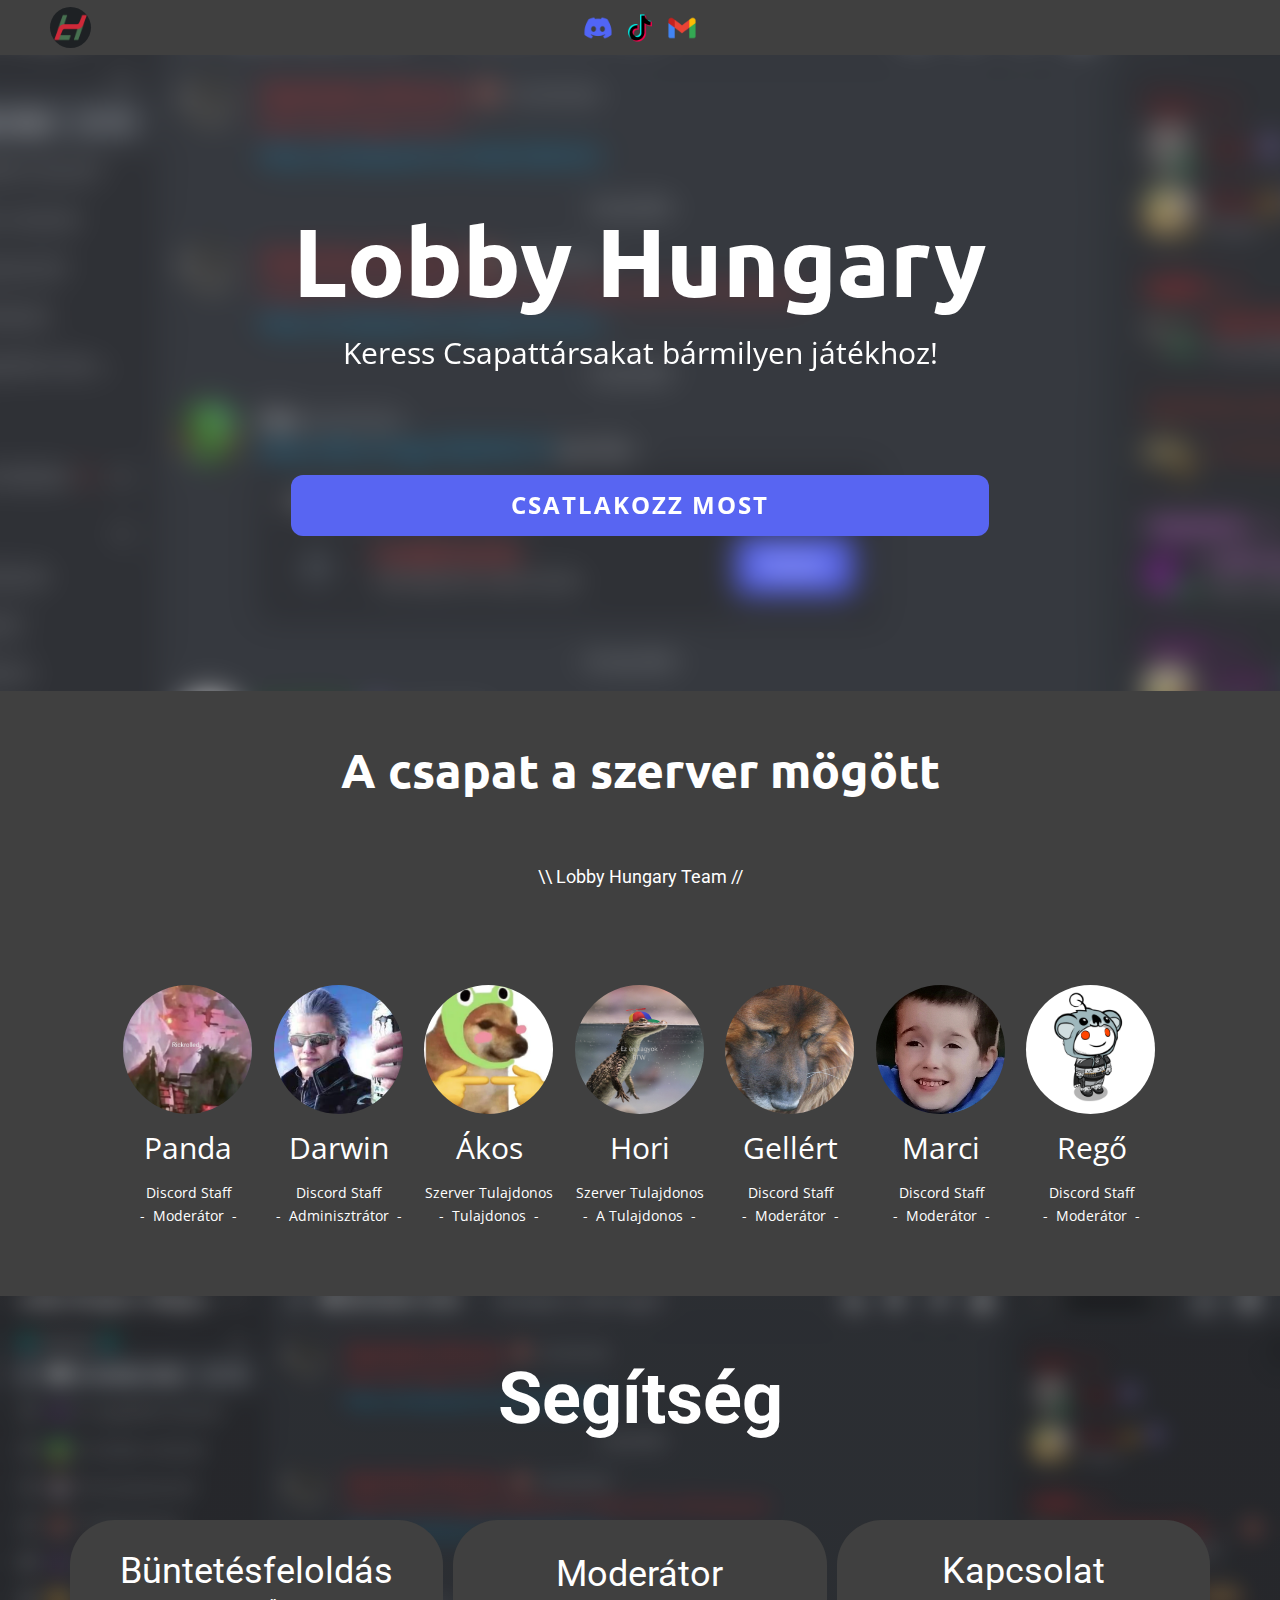
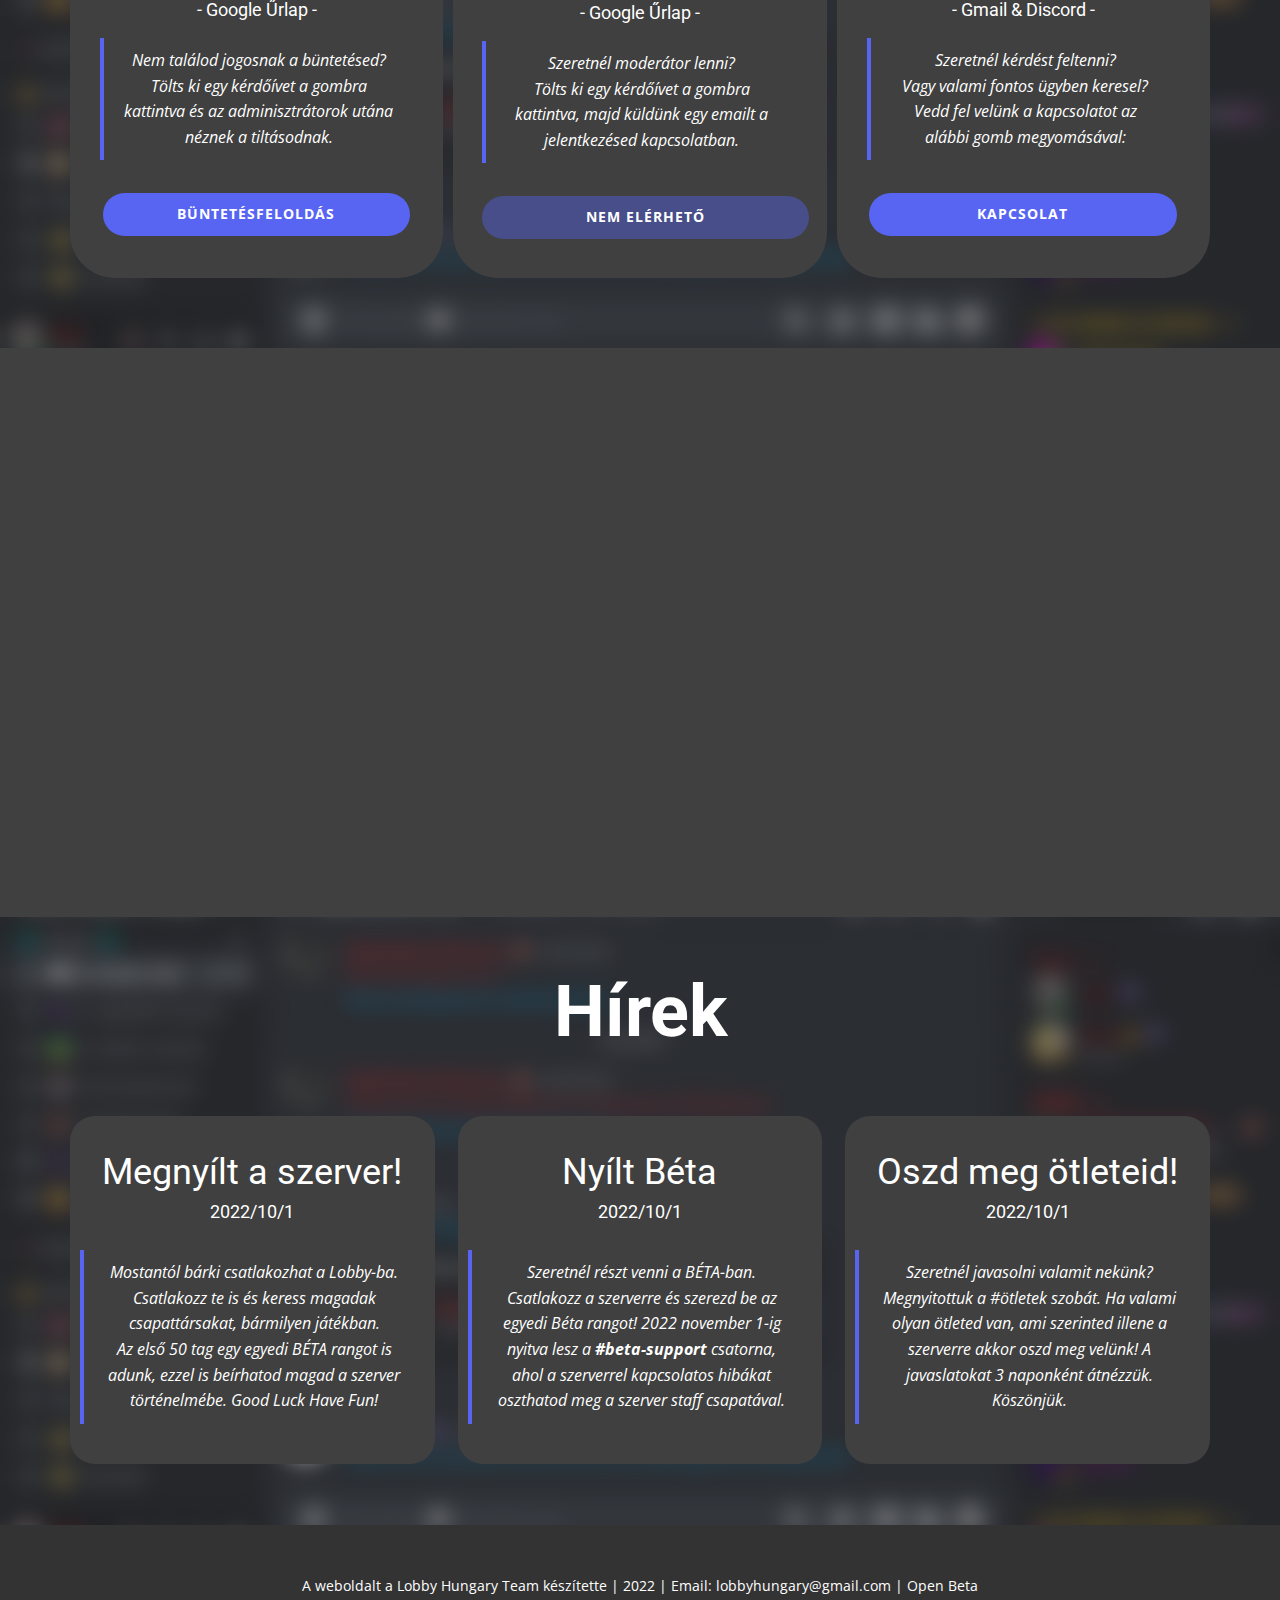
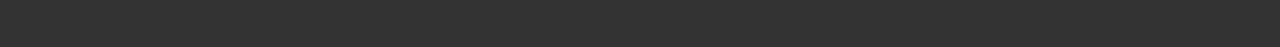
<file: index.html>
<!DOCTYPE html>
<html style="font-size: 16px;">
  <html style="font-size: 16px;">
  <head>
    <meta property="og:type" content="website">
    <meta content="Lobby Hungary / Magyarország" property="og:title">
    <meta content="Csatlakozz a Lobby Hungary / Magyarország szerverére és keress magadnak csapattársakat!"
      property="og:description">
    <meta content="https://lobbyhungary.github.io" property="og:url">
    <meta content="https://lobbyhungary.github.io/images/lobby_hungary_logo.png" property="og:image">
    <meta content="#5865F2" data-react-helmet="true" name="theme-color">
    <meta name="viewport" content="width=device-width, initial-scale=1.0">
    <meta charset="utf-8">
    <meta name="description" content="">
    <meta name="page_type" content="np-template-header-footer-from-plugin">
    <title>Lobby Hungary / Magyarország</title>
    <link rel="icon" type="image/x-icon" href="images/lobby_hungary_logo.png">
    <link rel="stylesheet" href="nicepage.css" media="screen">
<link rel="stylesheet" href="home.css" media="screen">
    <script class="u-script" type="text/javascript" src="jquery.js" defer=""></script>
    <script class="u-script" type="text/javascript" src="nicepage.js" defer=""></script>
    <meta name="generator" content="Nicepage 4.10.5, nicepage.com">
    <link id="u-theme-google-font" rel="stylesheet" href="https://fonts.googleapis.com/css?family=Roboto:100,100i,300,300i,400,400i,500,500i,700,700i,900,900i|Open+Sans:300,300i,400,400i,500,500i,600,600i,700,700i,800,800i">
    <link id="u-page-google-font" rel="stylesheet" href="https://fonts.googleapis.com/css?family=Ubuntu:300,300i,400,400i,500,500i,700,700i">
    
    
    
    
    
    
    <script type="application/ld+json">{
		"@context": "http://schema.org",
		"@type": "Organization",
		"name": "",
		"sameAs": [
				"https://discord.gg/pG2e8AjcGR",
				"https://tiktok.com/@lobbyhungary",
				"mailto:lobbyhungary@gmail.com"
		]
}</script>
  </head>
  <body class="u-body u-xl-mode"><header class="u-clearfix u-grey-75 u-header u-header" id="sec-0335"><div class="u-clearfix u-sheet u-sheet-1">
        <div class="u-image u-image-circle u-preserve-proportions u-image-1" alt="" data-image-width="3072" data-image-height="3072"></div>
        <div class="u-social-icons u-spacing-10 u-social-icons-1">
          <a class="u-social-url" target="_blank" data-type="Facebook" title="Discord" href="https://discord.gg/pG2e8AjcGR"><span class="u-file-icon u-icon u-social-facebook u-social-icon u-icon-1"><img src="images/discord.png" alt=""></span>
          </a>
          <a class="u-social-url" target="_blank" data-type="YouTube" title="TikTok" href="https://tiktok.com/@lobbyhungary"><span class="u-file-icon u-icon u-social-icon u-social-youtube u-icon-2"><img src="images/tiktok.png" alt=""></span>
          </a>
          <a class="u-social-url" target="_blank" data-type="Email" title="Email" href="mailto:lobbyhungary@gmail.com"><span class="u-file-icon u-icon u-social-email u-social-icon u-icon-3"><img src="images/gmail.png" alt=""></span>
          </a>
        </div>
      </div></header>
    <section class="skrollable u-align-left u-clearfix u-image u-parallax u-section-1" src="" id="carousel_063e" data-image-width="1600" data-image-height="873">
      <div class="u-clearfix u-sheet u-valign-middle-lg u-valign-middle-sm u-valign-middle-xl u-sheet-1">
        <h1 class="u-align-center u-custom-font u-font-ubuntu u-text u-text-body-alt-color u-title u-text-1" data-animation-name="customAnimationIn" data-animation-duration="2000">Lobby Hungary</h1>
        <p class="u-align-center u-custom-font u-large-text u-text u-text-body-alt-color u-text-font u-text-variant u-text-2" data-animation-name="customAnimationIn" data-animation-duration="2000">Keress Csapattársakat bármilyen játékhoz!</p>
        <a href="https://discord.gg/pG2e8AjcGR" class="u-active-custom-color-1 u-btn u-btn-round u-button-style u-custom-color-1 u-hover-custom-color-2 u-radius-12 u-btn-1" data-animation-name="pulse" data-animation-duration="2000" data-animation-direction="">Csatlakozz Most<span style="font-size: 1.5rem;"></span>
        </a>
      </div>
    </section>
    <section class="u-clearfix u-grey-75 u-section-2" id="carousel_4d58">
      <div class="u-clearfix u-sheet u-valign-middle-sm u-sheet-1">
        <h2 class="u-align-center u-custom-font u-font-ubuntu u-text u-text-1">A csapat a szerver mögött</h2>
        <p class="u-align-center u-text u-text-2" data-animation-name="customAnimationIn" data-animation-duration="1000" data-animation-out="0">Mi vagyunk az a csapat akinek tagjai azért felelnek, hogy&nbsp;​jól érezd magad.</p>
        <h5 class="u-align-center u-text u-text-3">\\ Lobby Hungary Team //</h5>
        <div class="u-expanded-width-lg u-expanded-width-md u-expanded-width-sm u-expanded-width-xs u-layout-horizontal u-list u-list-1">
          <div class="u-repeater u-repeater-1">
            <div class="u-align-center u-container-style u-list-item u-repeater-item">
              <div class="u-container-layout u-similar-container u-container-layout-1">
                <div class="u-image u-image-circle u-preserve-proportions u-image-1" alt="" data-image-width="764" data-image-height="764"></div>
                <p class="u-small-text u-text u-text-variant u-text-4">Panda</p>
                <p class="u-text u-text-5">Discord Staff<br>-&nbsp; Moderátor&nbsp; -
                </p>
              </div>
            </div>
            <div class="u-align-center u-container-style u-list-item u-repeater-item">
              <div class="u-container-layout u-similar-container u-container-layout-2">
                <div class="u-image u-image-circle u-preserve-proportions u-image-2" alt="" data-image-width="223" data-image-height="223"></div>
                <p class="u-small-text u-text u-text-variant u-text-6">Darwin</p>
                <p class="u-text u-text-7">Discord Staff<br>-&nbsp; Adminisztrátor&nbsp; -
                </p>
              </div>
            </div>
            <div class="u-align-center u-container-style u-list-item u-repeater-item">
              <div class="u-container-layout u-similar-container u-container-layout-3">
                <div class="u-image u-image-circle u-preserve-proportions u-image-3" alt="" data-image-width="352" data-image-height="352"></div>
                <p class="u-small-text u-text u-text-variant u-text-8">Ákos</p>
                <p class="u-text u-text-9">Szerver Tulajdonos<br>-&nbsp; Tulajdonos&nbsp; -
                </p>
              </div>
            </div>
            <div class="u-align-center u-container-style u-list-item u-repeater-item">
              <div class="u-container-layout u-similar-container u-container-layout-4">
                <div class="u-image u-image-circle u-preserve-proportions u-image-4" alt="" data-image-width="360" data-image-height="360"></div>
                <p class="u-small-text u-text u-text-variant u-text-10">Hori</p>
                <p class="u-text u-text-11">Szerver Tulajdonos<br>-&nbsp; A Tulajdonos&nbsp; -
                </p>
              </div>
            </div>
            <div class="u-align-center u-container-style u-list-item u-repeater-item">
              <div class="u-container-layout u-similar-container u-container-layout-5">
                <div class="u-image u-image-circle u-preserve-proportions u-image-5" alt="" data-image-width="1024" data-image-height="1024"></div>
                <p class="u-small-text u-text u-text-variant u-text-12">Gellért</p>
                <p class="u-text u-text-13">Discord Staff<br>-&nbsp; Moderátor&nbsp; -
                </p>
              </div>
            </div>
            <div class="u-align-center u-container-style u-list-item u-repeater-item">
              <div class="u-container-layout u-similar-container u-container-layout-6">
                <div class="u-image u-image-circle u-preserve-proportions u-image-6" alt="" data-image-width="256" data-image-height="256"></div>
                <p class="u-small-text u-text u-text-variant u-text-14">Marci</p>
                <p class="u-text u-text-15">Discord Staff<br>-&nbsp; Moderátor&nbsp; -
                </p>
              </div>
            </div>
            <div class="u-align-center u-container-style u-list-item u-repeater-item">
              <div class="u-container-layout u-similar-container u-container-layout-7">
                <div class="u-image u-image-circle u-preserve-proportions u-image-7" alt="" data-image-width="684" data-image-height="684"></div>
                <p class="u-small-text u-text u-text-variant u-text-16">Regő</p>
                <p class="u-text u-text-17">Discord Staff<br>-&nbsp; Moderátor&nbsp; -
                </p>
              </div>
            </div>
          </div>
          <a class="u-absolute-vcenter u-gallery-nav u-gallery-nav-prev u-grey-70 u-icon-circle u-opacity u-opacity-70 u-spacing-10 u-text-white u-gallery-nav-1" href="#" role="button">
            <span aria-hidden="true">
              <svg viewBox="0 0 451.847 451.847"><path d="M97.141,225.92c0-8.095,3.091-16.192,9.259-22.366L300.689,9.27c12.359-12.359,32.397-12.359,44.751,0
c12.354,12.354,12.354,32.388,0,44.748L173.525,225.92l171.903,171.909c12.354,12.354,12.354,32.391,0,44.744
c-12.354,12.365-32.386,12.365-44.745,0l-194.29-194.281C100.226,242.115,97.141,234.018,97.141,225.92z"></path></svg>
            </span>
            <span class="sr-only">
              <svg viewBox="0 0 451.847 451.847"><path d="M97.141,225.92c0-8.095,3.091-16.192,9.259-22.366L300.689,9.27c12.359-12.359,32.397-12.359,44.751,0
c12.354,12.354,12.354,32.388,0,44.748L173.525,225.92l171.903,171.909c12.354,12.354,12.354,32.391,0,44.744
c-12.354,12.365-32.386,12.365-44.745,0l-194.29-194.281C100.226,242.115,97.141,234.018,97.141,225.92z"></path></svg>
            </span>
          </a>
          <a class="u-absolute-vcenter u-gallery-nav u-gallery-nav-next u-grey-70 u-icon-circle u-opacity u-opacity-70 u-spacing-10 u-text-white u-gallery-nav-2" href="#" role="button">
            <span aria-hidden="true">
              <svg viewBox="0 0 451.846 451.847"><path d="M345.441,248.292L151.154,442.573c-12.359,12.365-32.397,12.365-44.75,0c-12.354-12.354-12.354-32.391,0-44.744
L278.318,225.92L106.409,54.017c-12.354-12.359-12.354-32.394,0-44.748c12.354-12.359,32.391-12.359,44.75,0l194.287,194.284
c6.177,6.18,9.262,14.271,9.262,22.366C354.708,234.018,351.617,242.115,345.441,248.292z"></path></svg>
            </span>
            <span class="sr-only">
              <svg viewBox="0 0 451.846 451.847"><path d="M345.441,248.292L151.154,442.573c-12.359,12.365-32.397,12.365-44.75,0c-12.354-12.354-12.354-32.391,0-44.744
L278.318,225.92L106.409,54.017c-12.354-12.359-12.354-32.394,0-44.748c12.354-12.359,32.391-12.359,44.75,0l194.287,194.284
c6.177,6.18,9.262,14.271,9.262,22.366C354.708,234.018,351.617,242.115,345.441,248.292z"></path></svg>
            </span>
          </a>
        </div>
      </div>
    </section>
    <section class="u-align-center u-clearfix u-image u-shading u-section-3" src="" data-image-width="1600" data-image-height="873" id="sec-d10f">
      <div class="u-clearfix u-sheet u-valign-middle-sm u-valign-middle-xs u-sheet-1">
        <div class="u-expanded-width u-list u-list-1">
          <div class="u-repeater u-repeater-1"></div>
        </div>
        <h1 class="u-text u-text-default u-text-1">Segítség</h1>
        <div class="u-expanded-width u-layout-horizontal u-list u-list-2">
          <div class="u-repeater u-repeater-2">
            <a class="u-absolute-vcenter u-custom-color-1 u-gallery-nav u-gallery-nav-prev u-icon-circle u-opacity u-opacity-70 u-spacing-10 u-gallery-nav-1" href="#" role="button">
              <span aria-hidden="true">
                <svg viewBox="0 0 451.847 451.847"><path d="M97.141,225.92c0-8.095,3.091-16.192,9.259-22.366L300.689,9.27c12.359-12.359,32.397-12.359,44.751,0
c12.354,12.354,12.354,32.388,0,44.748L173.525,225.92l171.903,171.909c12.354,12.354,12.354,32.391,0,44.744
c-12.354,12.365-32.386,12.365-44.745,0l-194.29-194.281C100.226,242.115,97.141,234.018,97.141,225.92z"></path></svg>
              </span>
              <span class="sr-only">
                <svg viewBox="0 0 451.847 451.847"><path d="M97.141,225.92c0-8.095,3.091-16.192,9.259-22.366L300.689,9.27c12.359-12.359,32.397-12.359,44.751,0
c12.354,12.354,12.354,32.388,0,44.748L173.525,225.92l171.903,171.909c12.354,12.354,12.354,32.391,0,44.744
c-12.354,12.365-32.386,12.365-44.745,0l-194.29-194.281C100.226,242.115,97.141,234.018,97.141,225.92z"></path></svg>
              </span>
            </a>
            <a class="u-absolute-vcenter u-custom-color-1 u-gallery-nav u-gallery-nav-next u-icon-circle u-opacity u-opacity-70 u-spacing-10 u-gallery-nav-2" href="#" role="button">
              <span aria-hidden="true">
                <svg viewBox="0 0 451.846 451.847"><path d="M345.441,248.292L151.154,442.573c-12.359,12.365-32.397,12.365-44.75,0c-12.354-12.354-12.354-32.391,0-44.744
L278.318,225.92L106.409,54.017c-12.354-12.359-12.354-32.394,0-44.748c12.354-12.359,32.391-12.359,44.75,0l194.287,194.284
c6.177,6.18,9.262,14.271,9.262,22.366C354.708,234.018,351.617,242.115,345.441,248.292z"></path></svg>
              </span>
              <span class="sr-only">
                <svg viewBox="0 0 451.846 451.847"><path d="M345.441,248.292L151.154,442.573c-12.359,12.365-32.397,12.365-44.75,0c-12.354-12.354-12.354-32.391,0-44.744
L278.318,225.92L106.409,54.017c-12.354-12.359-12.354-32.394,0-44.748c12.354-12.359,32.391-12.359,44.75,0l194.287,194.284
c6.177,6.18,9.262,14.271,9.262,22.366C354.708,234.018,351.617,242.115,345.441,248.292z"></path></svg>
              </span>
            </a>
          </div>
        </div>
        <div class="u-clearfix u-expanded-width u-gutter-10 u-layout-wrap u-layout-wrap-1">
          <div class="u-layout">
            <div class="u-layout-row">
              <div class="u-align-center u-container-style u-grey-75 u-layout-cell u-radius-50 u-shape-round u-size-20 u-layout-cell-1">
                <div class="u-container-layout u-container-layout-1">
                  <h4 class="u-text u-text-2">Büntetésfeloldás</h4>
                  <h5 class="u-text u-text-3">- Google Űrlap -</h5>
                  <blockquote class="u-border-custom-color-1 u-text u-text-4">Nem találod jogosnak a büntetésed?<br>Tölts ki egy kérdőívet a gombra kattintva és az adminisztrátorok utána néznek a tiltásodnak.
                  </blockquote>
                  <a href="https://docs.google.com/forms/d/e/1FAIpQLSfBuIaItFIyQiTVQFKAQYJomD17RyHilAhsd3qs7S-tDx3bpA/viewform?usp=sf_link" class="u-border-none u-btn u-btn-round u-button-style u-custom-color-1 u-hover-custom-color-2 u-radius-50 u-btn-1">Büntetésfeloldás</a>
                </div>
              </div>
              <div class="u-align-center u-container-style u-grey-75 u-layout-cell u-radius-50 u-shape-round u-size-20 u-layout-cell-2">
                <div class="u-container-layout u-valign-top-sm u-valign-top-xs u-container-layout-2">
                  <h4 class="u-text u-text-5">Moderátor</h4>
                  <h5 class="u-text u-text-6">- Google Űrlap -</h5>
                  <blockquote class="u-border-custom-color-1 u-text u-text-7">Szeretnél moderátor lenni?<br>Tölts ki egy kérdőívet a gombra kattintva, majd küldünk egy emailt a jelentkezésed kapcsolatban.<br>
                  </blockquote>
                  <a href="home.html#sec-d10f" data-page-id="880119039" class="u-border-none u-btn u-btn-round u-button-style u-custom-color-2 u-hover-custom-color-2 u-radius-50 u-btn-2">Nem Elérhető</a>
                </div>
              </div>
              <div class="u-align-center u-container-style u-grey-75 u-layout-cell u-radius-50 u-shape-round u-size-20 u-layout-cell-3">
                <div class="u-container-layout u-valign-top-sm u-valign-top-xs u-container-layout-3">
                  <h4 class="u-text u-text-8">Kapcsolat</h4>
                  <h5 class="u-text u-text-9">- Gmail &amp; Discord -</h5>
                  <blockquote class="u-border-custom-color-1 u-text u-text-10">Szeretnél kérdést feltenni?<br>Vagy valami fontos ügyben keresel?<br>Vedd fel velünk a kapcsolatot az alábbi gomb megyomásával:
                  </blockquote>
                  <a href="contact.html" data-page-id="644912057" class="u-border-none u-btn u-btn-round u-button-style u-custom-color-1 u-hover-custom-color-2 u-radius-50 u-btn-3">Kapcsolat</a>
                </div>
              </div>
            </div>
          </div>
        </div>
      </div>
    </section>
    <section class="u-clearfix u-grey-75 u-hidden-sm u-section-4" id="carousel_7590">
      <div class="u-clearfix u-sheet u-sheet-1">
        <div class="u-clearfix u-expanded-width u-gutter-0 u-layout-wrap u-layout-wrap-1">
          <div class="u-layout" style="">
            <div class="u-layout-row" style="">
              <div class="u-container-style u-grey-75 u-layout-cell u-size-30 u-layout-cell-1" data-animation-name="customAnimationIn" data-animation-duration="2000" data-animation-delay="0">
                <div class="u-container-layout u-container-layout-1">
                  <h2 class="u-align-center u-custom-font u-font-ubuntu u-text u-text-default-lg u-text-default-xl u-text-1">Miért hoztuk létre a szervert?</h2>
                  <p class="u-align-center u-text u-text-default-xl u-text-2">Szerettünk volna tagjai lenni egy olyan szervernek, ahol bármivel, bárkivel és&nbsp;<span style="font-weight: 700;"> bármikor tudunk játszani.</span>
                  </p>
                </div>
              </div>
              <div class="u-align-center u-container-style u-grey-75 u-layout-cell u-size-30 u-layout-cell-2" data-animation-name="customAnimationIn" data-animation-duration="2000" data-animation-direction="" data-animation-delay="0">
                <div class="u-container-layout u-container-layout-2">
                  <h2 class="u-custom-font u-font-ubuntu u-text u-text-3">Mit kell tudni rólunk röviden?</h2>
                  <p class="u-align-center u-text u-text-4">Mi vagyunk a Lobby Hungary Team és annyit kell tudni rólunk, hogy szívesen játszunk bármilyen játékkal.</p>
                </div>
              </div>
            </div>
          </div>
        </div>
        <a href="https://discord.gg/pG2e8AjcGR" class="u-active-custom-color-1 u-btn u-btn-round u-button-style u-custom-color-1 u-hover-custom-color-2 u-radius-12 u-btn-1" data-animation-name="pulse" data-animation-duration="2000" data-animation-direction="">Csatlakozz Most<span style="font-size: 1.5rem;"></span>
        </a>
      </div>
    </section>
    <section class="u-align-center u-clearfix u-image u-shading u-section-5" src="" data-image-width="1600" data-image-height="873" id="carousel_9976">
      <div class="u-clearfix u-sheet u-sheet-1">
        <h1 class="u-align-center u-text u-title u-text-1">Hírek</h1>
        <div class="u-expanded-width u-list u-list-1">
          <div class="u-repeater u-repeater-1"></div>
        </div>
        <div class="u-expanded-width u-layout-horizontal u-list u-list-2">
          <div class="u-repeater u-repeater-2">
            <div class="u-align-center u-container-style u-grey-75 u-list-item u-radius-25 u-repeater-item u-shape-round u-list-item-1">
              <div class="u-container-layout u-similar-container u-container-layout-1">
                <h3 class="u-text u-text-2">Megnyílt a szerver!</h3>
                <h2 class="u-subtitle u-text u-text-3">2022/10/1</h2>
                <blockquote class="u-border-custom-color-1 u-text u-text-4">Mostantól bárki csatlakozhat a Lobby-ba.<br>Csatlakozz te is és keress magadak csapattársakat, bármilyen játékban.<br>Az első 50 tag egy egyedi BÉTA rangot is adunk, ezzel is beírhatod magad a szerver történelmébe. Good Luck Have Fun!
                </blockquote>
              </div>
            </div>
            <div class="u-align-center u-container-style u-grey-75 u-list-item u-radius-25 u-repeater-item u-shape-round u-list-item-2">
              <div class="u-container-layout u-similar-container u-container-layout-2">
                <h3 class="u-text u-text-5">Nyílt Béta</h3>
                <h2 class="u-subtitle u-text u-text-6">2022/10/1</h2>
                <blockquote class="u-border-custom-color-1 u-text u-text-7">Szeretnél részt venni a BÉTA-ban. Csatlakozz a szerverre és szerezd be az egyedi Béta rangot! 2022 november 1-ig<br>nyitva lesz a <span style="font-weight: 700;">#beta-support</span> csatorna, ahol a szerverrel kapcsolatos hibákat oszthatod meg a szerver staff csapatával.
                </blockquote>
              </div>
            </div>
            <div class="u-align-center u-container-style u-grey-75 u-list-item u-radius-25 u-repeater-item u-shape-round u-list-item-3">
              <div class="u-container-layout u-similar-container u-container-layout-3">
                <h3 class="u-text u-text-8">Oszd meg ötleteid!</h3>
                <h2 class="u-subtitle u-text u-text-9">2022/10/1</h2>
                <blockquote class="u-border-custom-color-1 u-text u-text-10">Szeretnél javasolni valamit nekünk?<br>Megnyitottuk a #ötletek szobát. Ha valami olyan ötleted van, ami szerinted illene a szerverre akkor oszd meg velünk! A javaslatokat 3 naponként átnézzük.<br>Köszönjük.
                </blockquote>
              </div>
            </div>
          </div>
          <a class="u-absolute-vcenter-lg u-absolute-vcenter-md u-absolute-vcenter-xl u-custom-color-1 u-gallery-nav u-gallery-nav-prev u-icon-circle u-opacity u-opacity-70 u-spacing-10 u-gallery-nav-1" href="#" role="button">
            <span aria-hidden="true">
              <svg viewBox="0 0 451.847 451.847"><path d="M97.141,225.92c0-8.095,3.091-16.192,9.259-22.366L300.689,9.27c12.359-12.359,32.397-12.359,44.751,0
c12.354,12.354,12.354,32.388,0,44.748L173.525,225.92l171.903,171.909c12.354,12.354,12.354,32.391,0,44.744
c-12.354,12.365-32.386,12.365-44.745,0l-194.29-194.281C100.226,242.115,97.141,234.018,97.141,225.92z"></path></svg>
            </span>
            <span class="sr-only">
              <svg viewBox="0 0 451.847 451.847"><path d="M97.141,225.92c0-8.095,3.091-16.192,9.259-22.366L300.689,9.27c12.359-12.359,32.397-12.359,44.751,0
c12.354,12.354,12.354,32.388,0,44.748L173.525,225.92l171.903,171.909c12.354,12.354,12.354,32.391,0,44.744
c-12.354,12.365-32.386,12.365-44.745,0l-194.29-194.281C100.226,242.115,97.141,234.018,97.141,225.92z"></path></svg>
            </span>
          </a>
          <a class="u-absolute-vcenter-lg u-absolute-vcenter-md u-absolute-vcenter-xl u-custom-color-1 u-gallery-nav u-gallery-nav-next u-icon-circle u-opacity u-opacity-70 u-spacing-10 u-gallery-nav-2" href="#" role="button">
            <span aria-hidden="true">
              <svg viewBox="0 0 451.846 451.847"><path d="M345.441,248.292L151.154,442.573c-12.359,12.365-32.397,12.365-44.75,0c-12.354-12.354-12.354-32.391,0-44.744
L278.318,225.92L106.409,54.017c-12.354-12.359-12.354-32.394,0-44.748c12.354-12.359,32.391-12.359,44.75,0l194.287,194.284
c6.177,6.18,9.262,14.271,9.262,22.366C354.708,234.018,351.617,242.115,345.441,248.292z"></path></svg>
            </span>
            <span class="sr-only">
              <svg viewBox="0 0 451.846 451.847"><path d="M345.441,248.292L151.154,442.573c-12.359,12.365-32.397,12.365-44.75,0c-12.354-12.354-12.354-32.391,0-44.744
L278.318,225.92L106.409,54.017c-12.354-12.359-12.354-32.394,0-44.748c12.354-12.359,32.391-12.359,44.75,0l194.287,194.284
c6.177,6.18,9.262,14.271,9.262,22.366C354.708,234.018,351.617,242.115,345.441,248.292z"></path></svg>
            </span>
          </a>
        </div>
      </div>
    </section>
    
    
    <footer class="u-align-center u-clearfix u-footer u-grey-80 u-footer" id="sec-d284"><div class="u-clearfix u-sheet u-valign-middle u-sheet-1">
        <p class="u-small-text u-text u-text-variant u-text-1">A weboldalt a Lobby Hungary Team készítette | 2022 | Email: lobbyhungary@gmail.com | Open Beta</p>
      </div></footer>
  </body>
</html>
</file>
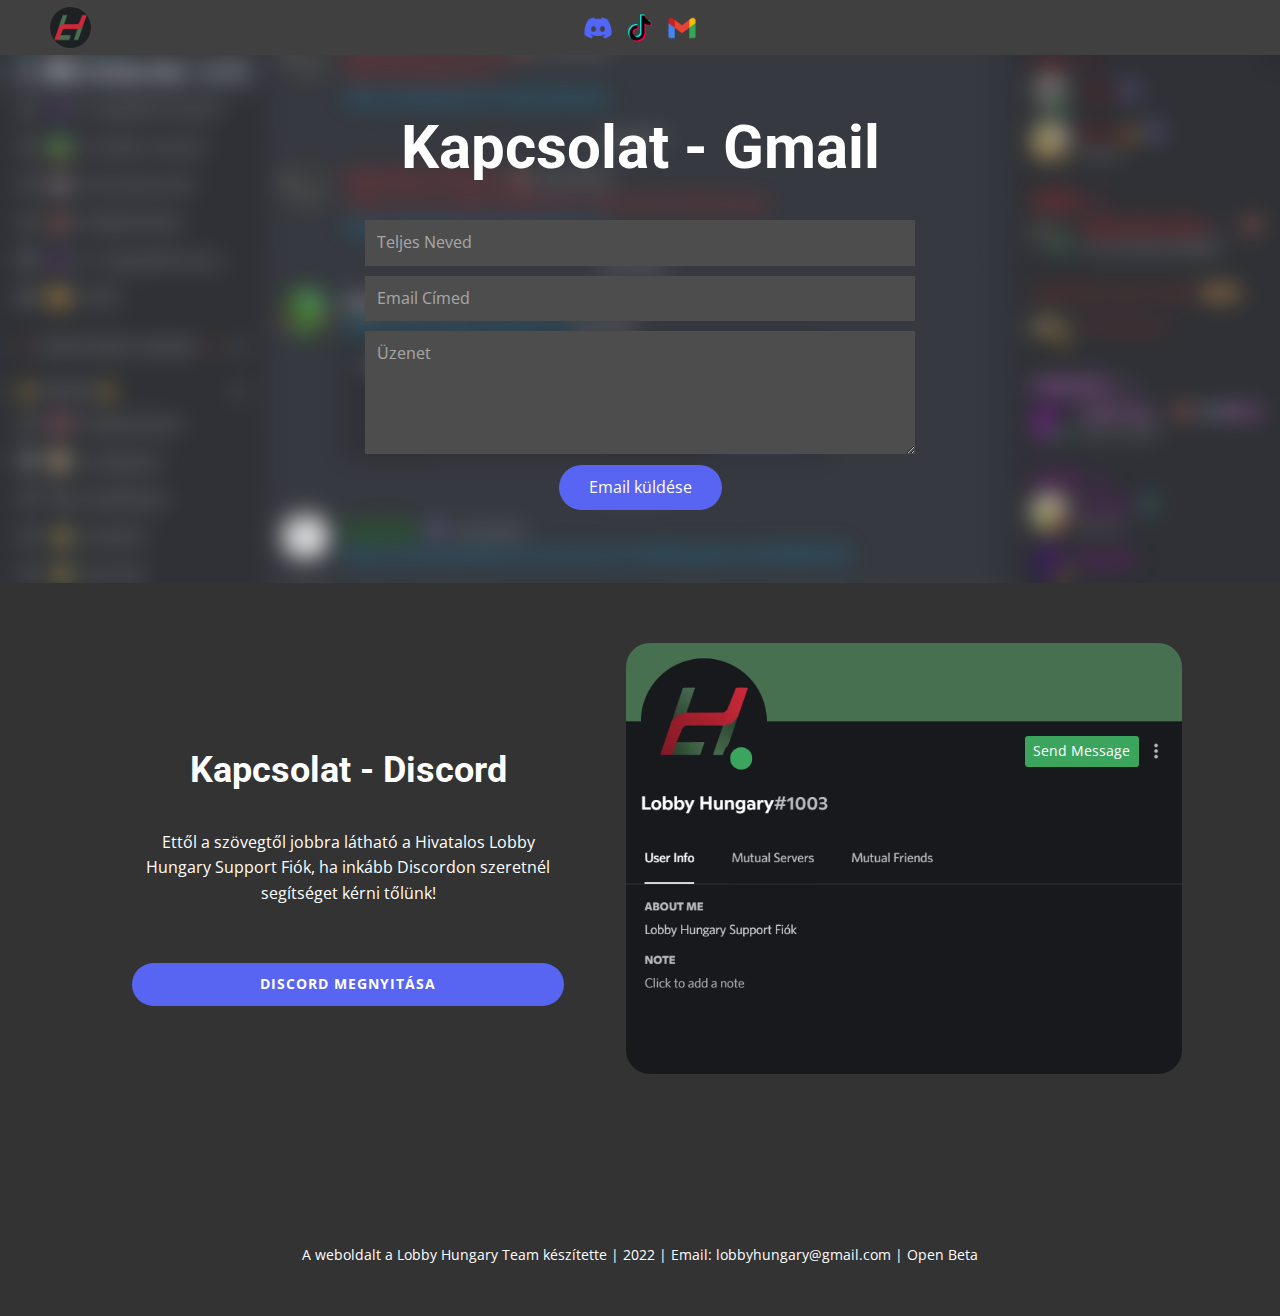
<file: contact.html>
<!DOCTYPE html>
<html style="font-size: 16px;">
  <head>
    <meta property="og:type" content="website">
    <meta content="Lobby Hungary / Magyarország" property="og:title">
    <meta content="Csatlakozz a Lobby Hungary / Magyarország szerverére és keress magadnak csapattársakat!"
      property="og:description">
    <meta content="https://lobbyhungary.github.io" property="og:url">
    <meta content="https://lobbyhungary.github.io/images/lobby_hungary_logo.png" property="og:image">
    <meta content="#5865F2" data-react-helmet="true" name="theme-color">
    <meta name="viewport" content="width=device-width, initial-scale=1.0">
    <meta charset="utf-8">
    <meta name="description" content="">
    <meta name="page_type" content="np-template-header-footer-from-plugin">
    <title>Lobby Hungary / Magyarország</title>
    <link rel="icon" type="image/x-icon" href="images/lobby_hungary_logo.png">
    <link rel="stylesheet" href="nicepage.css" media="screen">
<link rel="stylesheet" href="contact.css" media="screen">
    <script class="u-script" type="text/javascript" src="jquery.js" defer=""></script>
    <script class="u-script" type="text/javascript" src="nicepage.js" defer=""></script>
    <meta name="generator" content="Nicepage 4.10.5, nicepage.com">
    <link id="u-theme-google-font" rel="stylesheet" href="https://fonts.googleapis.com/css?family=Roboto:100,100i,300,300i,400,400i,500,500i,700,700i,900,900i|Open+Sans:300,300i,400,400i,500,500i,600,600i,700,700i,800,800i">
    
    
    
    <script type="application/ld+json">{
		"@context": "http://schema.org",
		"@type": "Organization",
		"name": "",
		"sameAs": [
				"https://discord.gg/pG2e8AjcGR",
				"https://tiktok.com/@lobbyhungary",
				"mailto:lobbyhungary@gmail.com"
		]
}</script>
  </head>
  <body class="u-body u-xl-mode"><header class="u-clearfix u-grey-75 u-header u-header" id="sec-0335"><div class="u-clearfix u-sheet u-sheet-1">
        <div class="u-image u-image-circle u-preserve-proportions u-image-1" alt="" data-image-width="3072" data-image-height="3072"></div>
        <div class="u-social-icons u-spacing-10 u-social-icons-1">
          <a class="u-social-url" target="_blank" data-type="Facebook" title="Discord" href="https://discord.gg/pG2e8AjcGR"><span class="u-file-icon u-icon u-social-facebook u-social-icon u-icon-1"><img src="images/discord.png" alt=""></span>
          </a>
          <a class="u-social-url" target="_blank" data-type="YouTube" title="TikTok" href="https://tiktok.com/@lobbyhungary"><span class="u-file-icon u-icon u-social-icon u-social-youtube u-icon-2"><img src="images/tiktok.png" alt=""></span>
          </a>
          <a class="u-social-url" target="_blank" data-type="Email" title="Email" href="mailto:lobbyhungary@gmail.com"><span class="u-file-icon u-icon u-social-email u-social-icon u-icon-3"><img src="images/gmail.png" alt=""></span>
          </a>
        </div>
      </div></header>
    <section class="u-align-center u-clearfix u-image u-section-1" id="sec-fbea" data-image-width="1600" data-image-height="873">
      <div class="u-clearfix u-sheet u-valign-middle-xs u-sheet-1">
        <h2 class="u-text u-text-body-alt-color u-text-1">Kapcsolat - Gmail</h2>
        <div class="u-form u-form-1">
          <form action="#" method="POST" class="u-clearfix u-form-spacing-10 u-form-vertical u-inner-form" style="padding: 10px" source="email" name="form">
            <div class="u-form-group u-form-name u-label-none">
              <label for="name-3b9a" class="u-label">Név</label>
              <input type="text" placeholder="Teljes Neved" id="name-3b9a" name="name" class="u-grey-70 u-input u-input-rectangle" required="">
            </div>
            <div class="u-form-email u-form-group u-label-none">
              <label for="email-3b9a" class="u-label">Email</label>
              <input type="email" placeholder="Email Címed" id="email-3b9a" name="email" class="u-grey-70 u-input u-input-rectangle" required="">
            </div>
            <div class="u-form-group u-form-message u-label-none">
              <label for="message-3b9a" class="u-label">Üzenet</label>
              <textarea placeholder="Üzenet" rows="4" cols="50" id="message-3b9a" name="message" class="u-grey-70 u-input u-input-rectangle" required=""></textarea>
            </div>
            <div class="u-align-center u-form-group u-form-submit">
              <a href="#" class="u-border-none u-btn u-btn-round u-btn-submit u-button-style u-custom-color-1 u-hover-custom-color-2 u-radius-50 u-btn-1">Email küldése<br>
              </a>
              <input type="submit" value="submit" class="u-form-control-hidden">
            </div>
            <div class="u-form-send-message u-form-send-success"> Thank you! Your message has been sent. </div>
            <div class="u-form-send-error u-form-send-message"> Unable to send your message. Please fix errors then try again. </div>
            <input type="hidden" value="" name="recaptchaResponse">
          </form>
        </div>
      </div>
    </section>
    <section class="u-clearfix u-grey-80 u-section-2" id="sec-5d26">
      <div class="u-clearfix u-sheet u-valign-middle-md u-valign-middle-sm u-valign-middle-xs u-sheet-1">
        <div class="u-clearfix u-expanded-width-md u-expanded-width-sm u-expanded-width-xs u-gutter-0 u-layout-wrap u-layout-wrap-1">
          <div class="u-layout" style="">
            <div class="u-layout-row" style="">
              <div class="u-container-style u-layout-cell u-left-cell u-size-30-lg u-size-30-xl u-size-60-md u-size-60-sm u-size-60-xs u-size-xs-60 u-layout-cell-1" src="">
                <div class="u-container-layout u-container-layout-1">
                  <h2 class="u-align-center u-hidden-md u-text u-text-default u-text-1">Kapcsolat - Discord</h2>
                  <p class="u-align-center u-hidden-md u-hidden-sm u-hidden-xs u-text u-text-2">Ettől a szövegtől jobbra látható a Hivatalos Lobby Hungary Support Fiók, ha inkább Discordon szeretnél segítséget kérni tőlünk!</p>
                  <a href="https://discord.com/channels/@me" class="u-border-none u-btn u-btn-round u-button-style u-custom-color-1 u-hover-custom-color-2 u-radius-50 u-btn-1" target="_blank">Discord Megnyitása</a>
                </div>
              </div>
              <div class="u-container-style u-image u-image-round u-layout-cell u-radius-24 u-right-cell u-size-30-lg u-size-30-xl u-size-60-md u-size-60-sm u-size-60-xs u-size-xs-60 u-image-1" src="" data-image-width="750" data-image-height="670">
                <div class="u-container-layout u-container-layout-2" src="">
                  <a href="https://discord.com/channels/@me" class="u-border-none u-btn u-btn-round u-button-style u-custom-color-5 u-hover-custom-color-6 u-radius-3 u-btn-2">Send Message</a>
                </div>
              </div>
            </div>
          </div>
        </div>
      </div>
    </section>
    
    
    <footer class="u-align-center u-clearfix u-footer u-grey-80 u-footer" id="sec-d284"><div class="u-clearfix u-sheet u-valign-middle u-sheet-1">
        <p class="u-small-text u-text u-text-variant u-text-1">A weboldalt a Lobby Hungary Team készítette | 2022 | Email: lobbyhungary@gmail.com | Open Beta</p>
      </div></footer>
  </body>
</html>
</file>
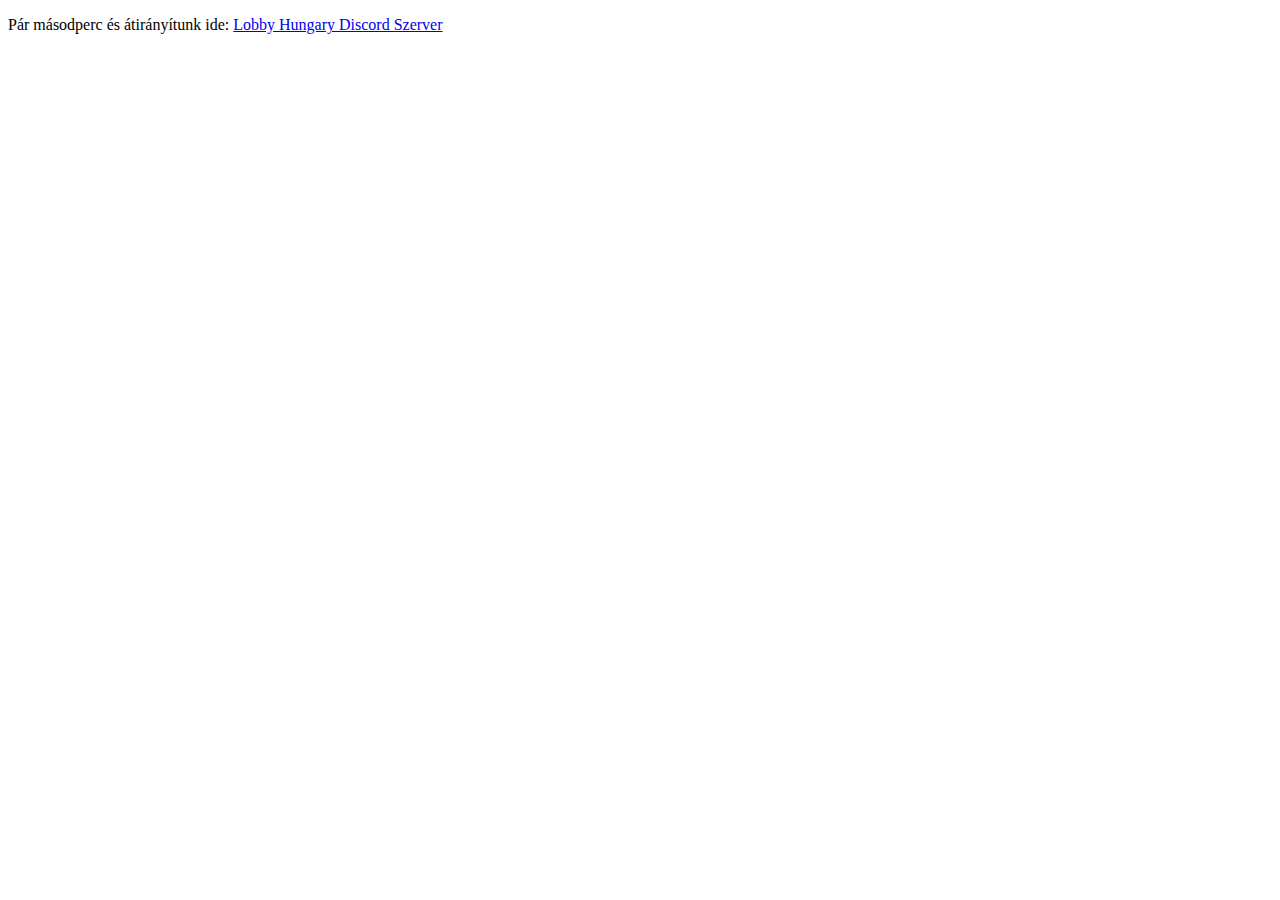
<file: join.html>
<!DOCTYPE html>
<html>
    <head>
        <title>R</title>
     <meta charset="UTF-8" />
     <meta http-equiv="refresh" content="1; URL=https://discord.gg/pG2e8AjcGR" />
   </head>
   <body>
     <p>Pár másodperc és átirányítunk ide: <a href="https://discord.gg/pG2e8AjcGR">Lobby Hungary Discord Szerver</a></p>
   </body>
</html>
</file>
